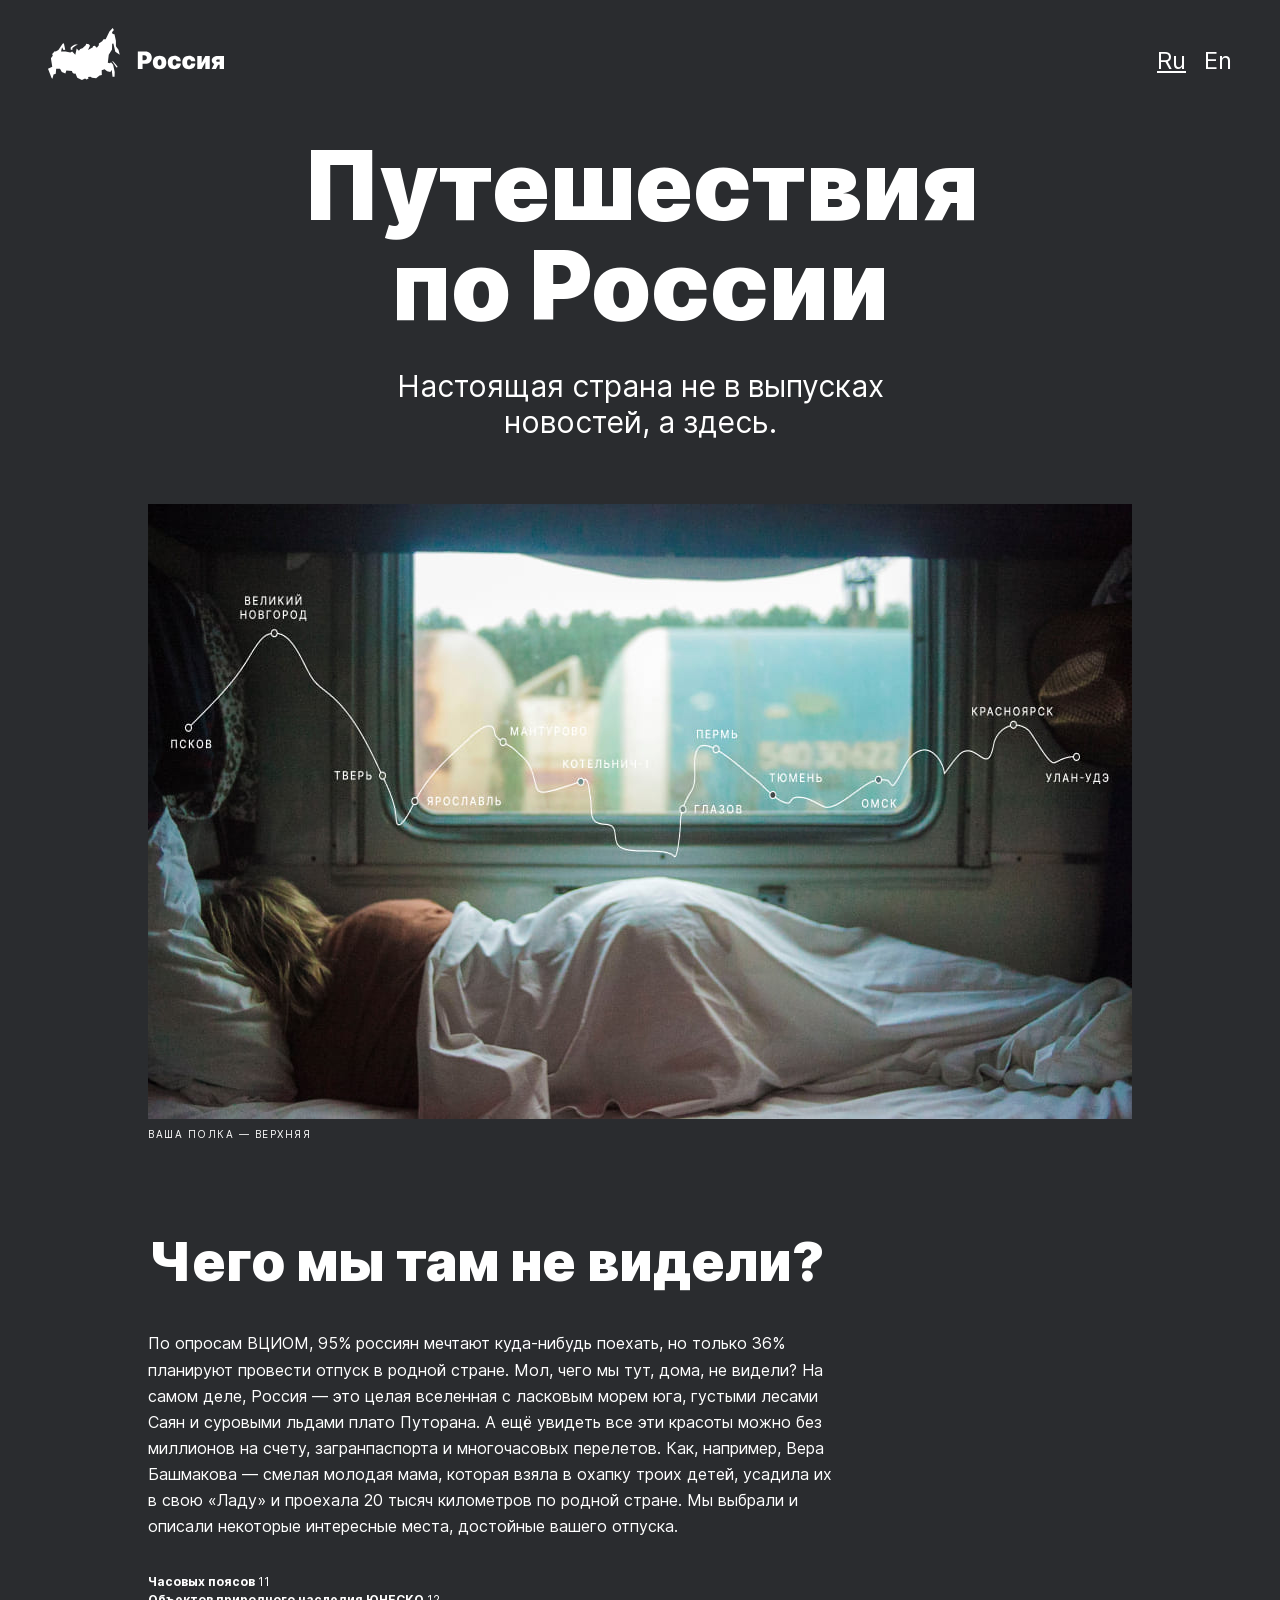
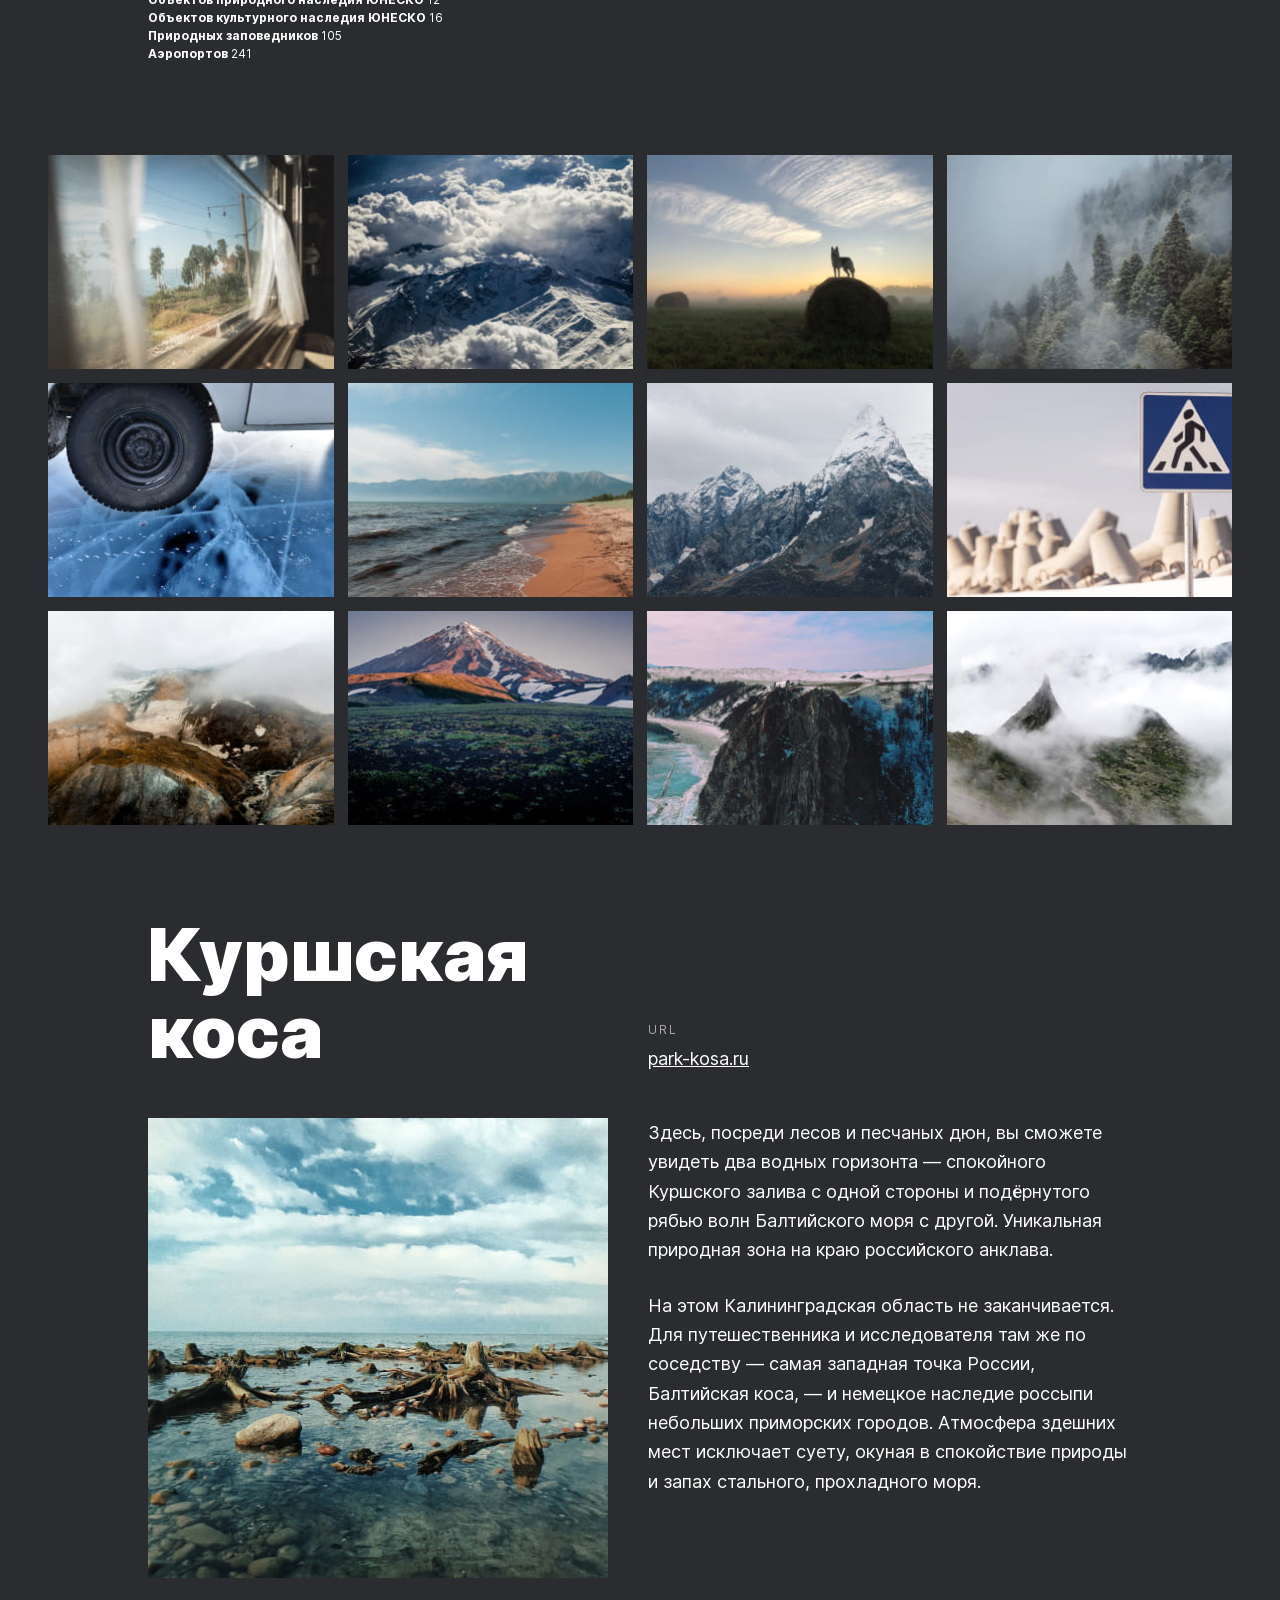
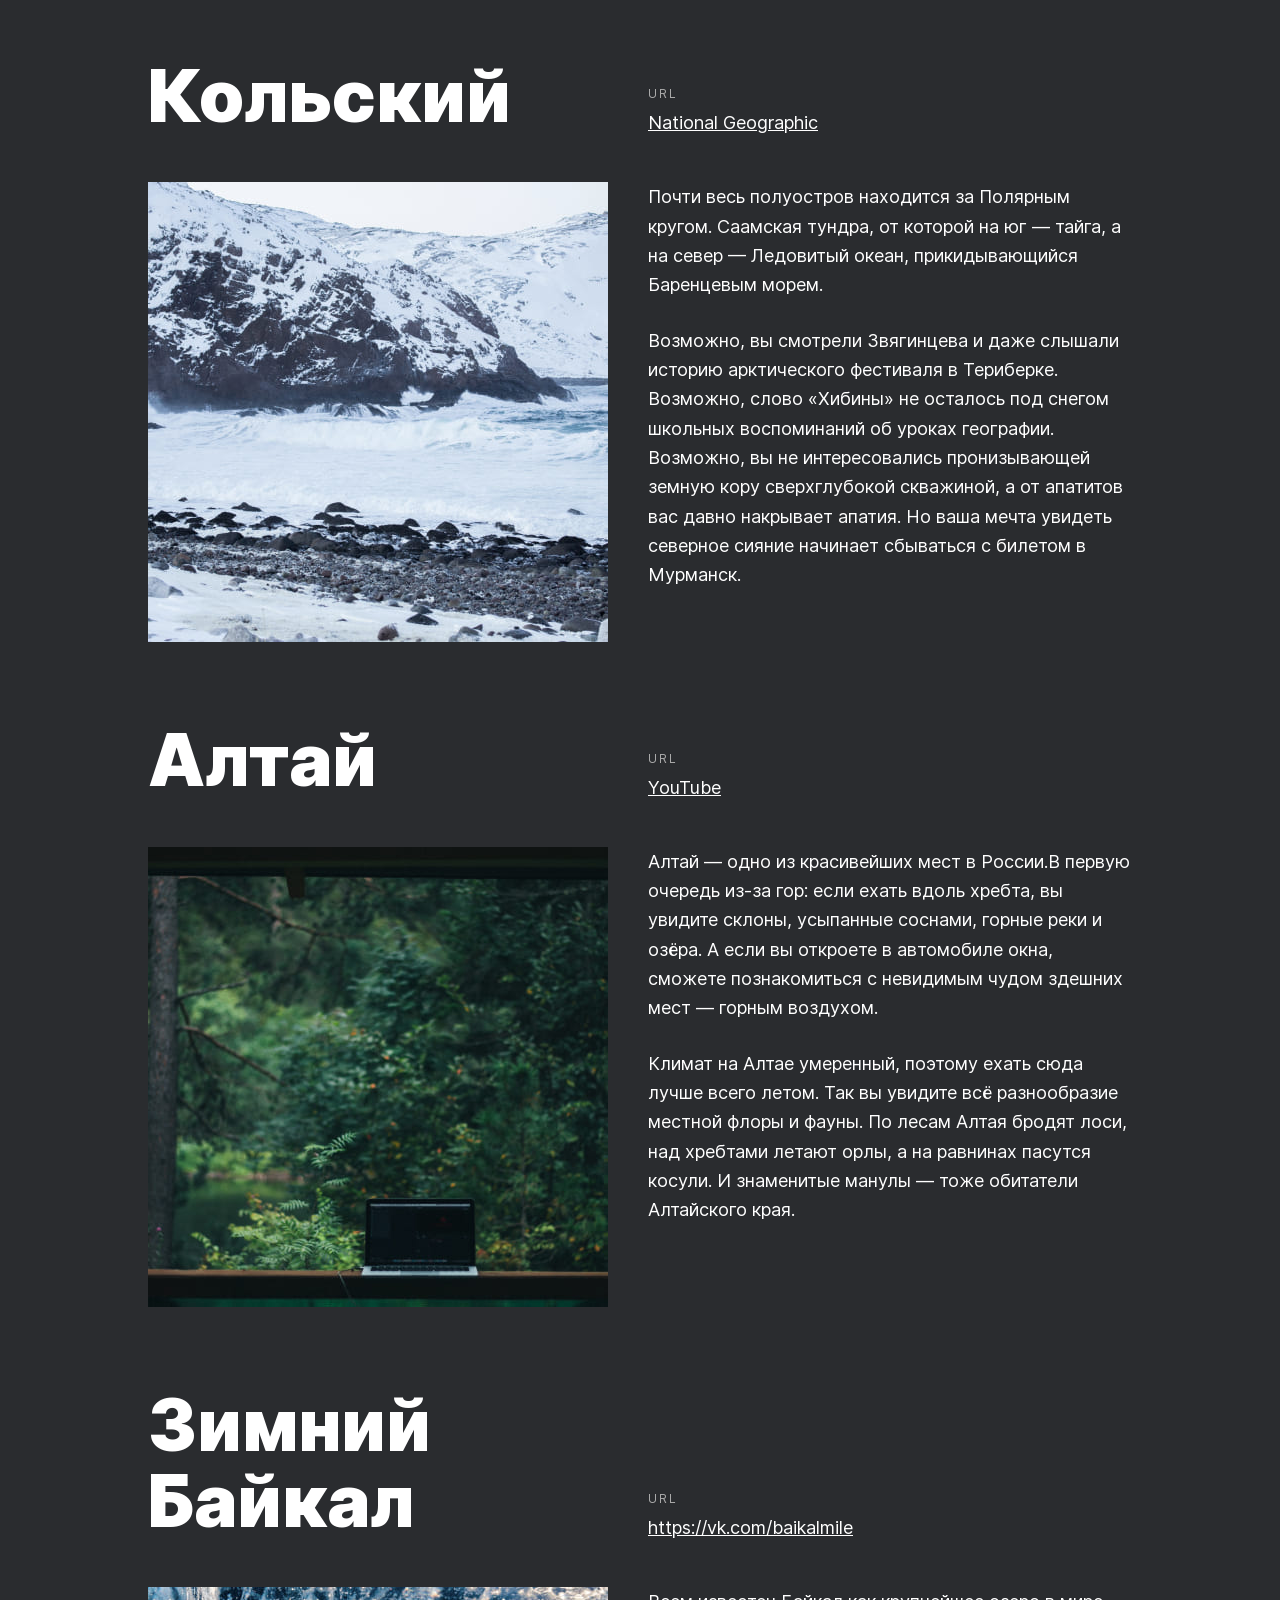
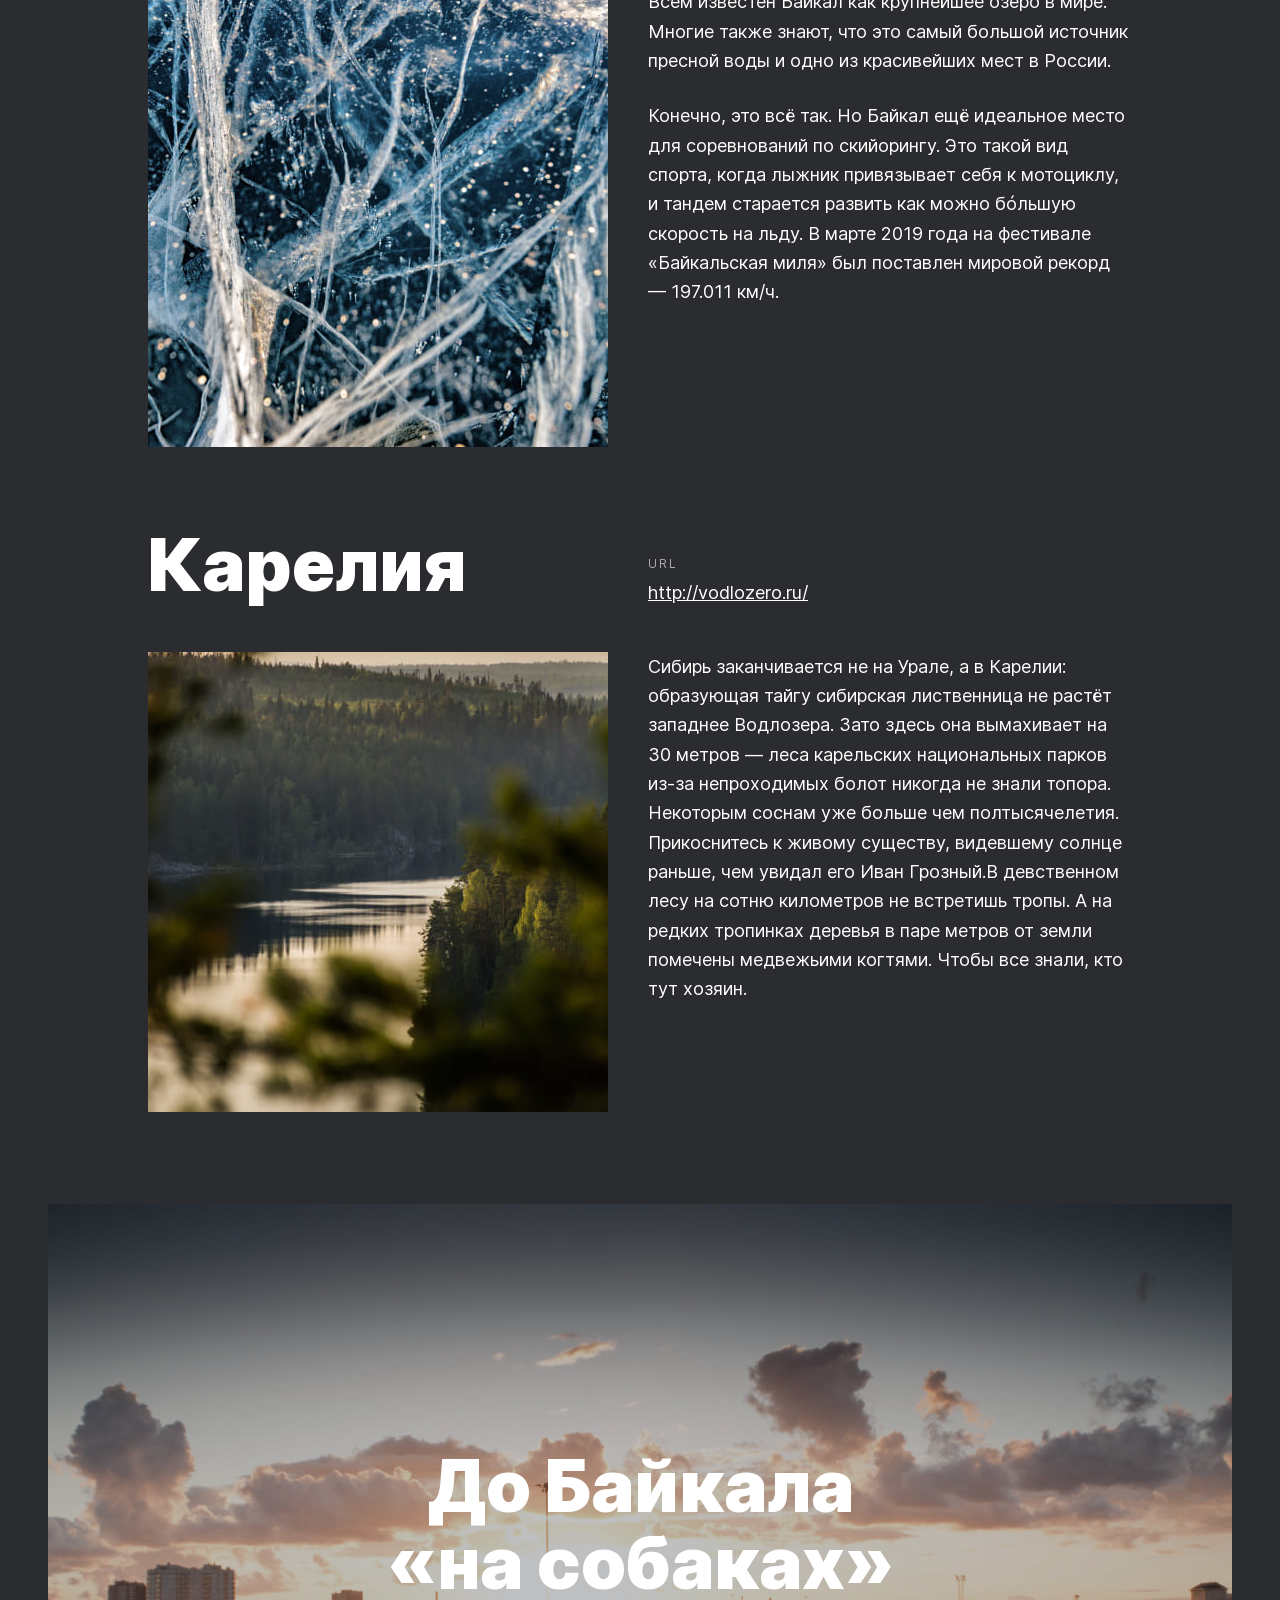
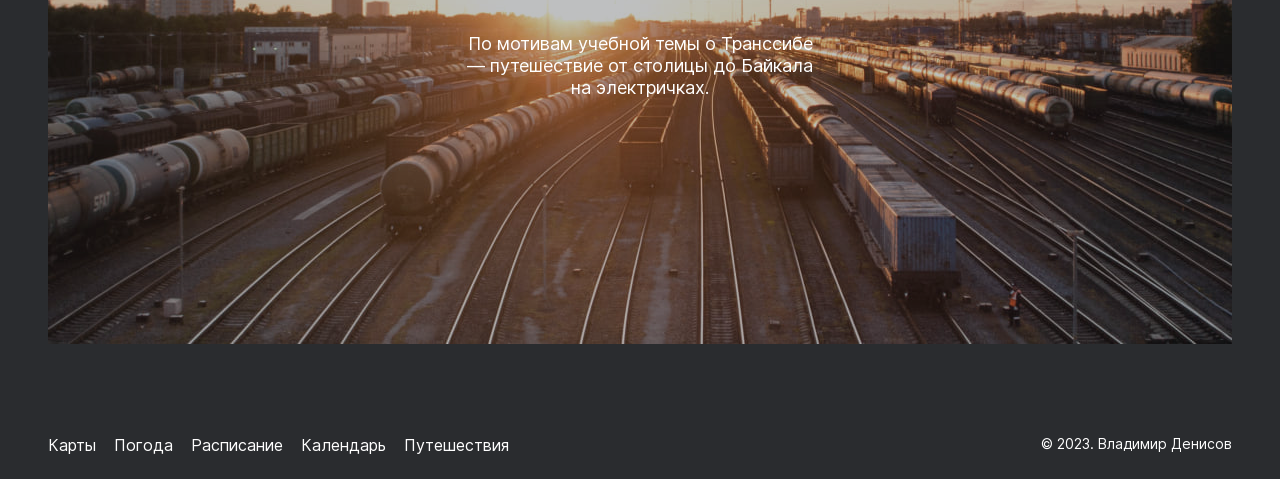
<file: index.html>
<!DOCTYPE html>
<html lang="ru">
<head>
    <meta charset="UTF-8">
    <meta http-equiv="X-UA-Compatible" content="IE=edge">
    <meta name="viewport" content="width=device-width, initial-scale=1.0">
    <link rel="stylesheet" href="./pages/index.css">
    <title>Путешествие по России</title>
</head>
<body>
  <div class="page">
    <header class="header">
      <img src="./images/__logo.svg" alt="Логотип Россия" class="header__logo">
      <ul class="header__links">
        <li><a href="#" class="header__lang-link header__lang-link_active">Ru</a></li>
        <li><a href="#" class="header__lang-link">En</a></li>
      </ul>
    </header>
    <main class="content">
    <section class="lead">
      <h1 class="lead__title">Путешествия по&nbsp;России</h1>
      <h2 class="lead__subtitle">Настоящая страна не в выпусках новостей, а здесь.</h2>
      <img src="./images/__image_lead.jpg" alt="Мини-карта транс-сиба" class="lead__image">
        <p class="lead__caption">ваша полка — верхняя</p>
    </section>
    <section class="intro">
      <h2 class="intro__title">Чего мы там не видели?</h2>
      <p class="intro__text">По опросам ВЦИОМ, 95% россиян мечтают куда-нибудь поехать, но только 36% планируют провести отпуск в родной стране. Мол, чего мы тут, дома, не видели? На самом деле, Россия — это целая вселенная с ласковым морем юга, густыми лесами Саян и суровыми льдами плато Путорана. А ещё увидеть все эти красоты можно без миллионов на счету, загранпаспорта и многочасовых перелетов. Как, например, Вера Башмакова — смелая молодая мама, которая взяла в охапку троих детей, усадила их в свою «Ладу» и проехала 20 тысяч километров по родной стране. Мы выбрали и описали некоторые интересные места, достойные вашего отпуска.</p>
      <ul class="intro__lists">
        <li class="intro__list"><span class="intro__label">Часовых поясов</span> 11</li>
        <li class="intro__list"><span class="intro__label">Объектов природного наследия ЮНЕСКО</span> 12</li>
        <li class="intro__list"><span class="intro__label">Объектов культурного наследия ЮНЕСКО</span> 16</li>
        <li class="intro__list"><span class="intro__label">Природных заповедников</span> 105</li>
        <li class="intro__list"><span class="intro__label">Аэропортов</span> 241</li>
      </ul>
    </section>
    <section class="photo-grid">
      <img src="./images/__item_window.jpg" alt="фото окна поезда" class="photo-grid__item">
      <img src="./images/__item_mountain.jpg" alt="фото Эвереста" class="photo-grid__item">
      <img src="./images/__item_wolf.jpg" alt="фото собака на сене" class="photo-grid__item">
      <img src="./images/__item_forest.jpg" alt="фото лес в тумане" class="photo-grid__item">
      <img src="./images/__item_wheel.jpg" alt="фото колесо на льду" class="photo-grid__item">
      <img src="./images/__item_beach.jpg" alt="фото Баргузинский залив" class="photo-grid__item">
      <img src="./images/__item_mountains.jpg" alt="фото Эльбруса" class="photo-grid__item">
      <img src="./images/__item_a-pedestrian.jpg" alt="фото знак пешеходный переход" class="photo-grid__item">
      <img src="./images/__item_fog.jpg" alt="фото Кедлингарфьёдль" class="photo-grid__item">
      <img src="./images/__item_sopka.jpg" alt="фото Камчатки" class="photo-grid__item">
      <img src="./images/__item_rocks.jpg" alt="фото скалы на Байкале" class="photo-grid__item">
      <img src="./images/__item_fog2.jpg" alt="фото парк Ергаки" class="photo-grid__item">
    </section>
    <section class="places">
      <div class="place">
        <h2 class="place__title">Куршская коса</h2>
        <img src="./images/__image.jpg" alt="Куршская коса" class="place__image">
        <div class="place__website">
          <p class="place__url-heading">url</p>
          <a href="http://park-kosa.ru" class="place__link">park-kosa.ru</a>
        </div>
        <div class="place__paragraphs">
          <p class="place__paragraph">Здесь, посреди лесов и песчаных дюн, вы сможете увидеть два водных горизонта — спокойного Куршского залива с одной стороны и подёрнутого рябью волн Балтийского моря с другой. Уникальная природная зона на краю российского анклава.</p>
          <p class="place__paragraph">На этом Калининградская область не заканчивается. Для путешественника и исследователя там же по соседству — самая западная точка России, Балтийская коса, — и немецкое наследие россыпи небольших приморских городов. Атмосфера здешних мест исключает суету, окуная в спокойствие природы и запах стального, прохладного моря.</p>
        </div>
      </div>
      <div class="place">
        <h2 class="place__title">Кольский</h2>
        <img src="./images/__image_kolski.jpg" alt="Кольский" class="place__image">
        <div class="place__website">
          <p class="place__url-heading">url</p>
          <a href="https://yourshot.nationalgeographic.com/photos/?keywords=kolskiy" class="place__link">National Geographic</a>
        </div>
        <div class="place__paragraphs">
          <p class="place__paragraph">Почти весь полуостров находится за Полярным кругом. Саамская тундра, от которой на юг — 
            тайга, а на север — Ледовитый океан, прикидывающийся Баренцевым морем.</p>
          <p class="place__paragraph">Возможно, вы смотрели Звягинцева и даже слышали историю арктического фестиваля в Териберке. Возможно, слово «Хибины» не осталось под снегом школьных воспоминаний об уроках географии. Возможно, вы не интересовались пронизывающей земную кору сверхглубокой скважиной, а от апатитов вас давно накрывает апатия. Но ваша мечта увидеть северное сияние начинает сбываться с билетом в Мурманск.</p>
        </div>
      </div>
      <div class="place">
        <h2 class="place__title">Алтай</h2>
        <img src="./images/__image_altay.jpg" alt="Алтай" class="place__image">
        <div class="place__website">
          <p class="place__url-heading">url</p>
          <a href="https://www.youtube.com/watch?v=7ZEsoV7kWAQ" class="place__link">YouTube</a>
        </div>
        <div class="place__paragraphs">
          <p class="place__paragraph">Алтай — одно из красивейших мест в России.В первую очередь из-за гор: если ехать вдоль хребта, вы увидите склоны, усыпанные соснами, горные реки и озёра. А если вы откроете в автомобиле окна, сможете познакомиться с невидимым чудом здешних мест — горным воздухом.</p>
          <p class="place__paragraph">Климат на Алтае умеренный, поэтому ехать сюда лучше всего летом. Так вы увидите всё разнообразие местной флоры и фауны. По лесам Алтая бродят лоси, над хребтами летают орлы, а на равнинах пасутся косули. И знаменитые манулы — тоже обитатели Алтайского края.</p>
        </div>
      </div>
      <div class="place">
        <h2 class="place__title">Зимний Байкал</h2>
        <img src="./images/__image_baikal.jpg" alt="Зимний Байкал" class="place__image">
        <div class="place__website">
          <p class="place__url-heading">url</p>
          <a href="https://vk.com/baikalmile" class="place__link">https://vk.com/baikalmile</a>
        </div>
        <div class="place__paragraphs">
          <p class="place__paragraph">Всем известен Байкал как крупнейшее озеро в мире. Многие также знают, что это самый большой источник пресной воды и одно из красивейших мест в России.</p>
          <p class="place__paragraph">Конечно, это всё так. Но Байкал ещё идеальное место для соревнований по скийорингу. Это такой вид спорта, когда лыжник привязывает себя к мотоциклу, и тандем старается развить как можно бóльшую скорость на льду. В марте 2019 года на фестивале «Байкальская миля» был поставлен мировой рекорд — 197.011 км/ч.</p>
        </div>
      </div>
      <div class="place">
        <h2 class="place__title">Карелия</h2>
        <img src="./images/__image_karelia.jpg" alt="Карелия" class="place__image">
        <div class="place__website">
          <p class="place__url-heading">url</p>
          <a href="http://vodlozero.ru" class="place__link">http://vodlozero.ru/</a>
        </div>
        <div class="place__paragraphs">
          <p class="place__paragraph">Сибирь заканчивается не на Урале, а в Карелии: образующая тайгу сибирская лиственница не растёт западнее Водлозера. Зато здесь она вымахивает на 30 метров — леса карельских национальных парков из-за непроходимых болот никогда не знали топора. Некоторым соснам уже больше чем полтысячелетия. Прикоснитесь к живому существу, видевшему солнце раньше, чем увидал его Иван Грозный.В девственном лесу на сотню километров не встретишь тропы. А на редких тропинках деревья в паре метров от земли помечены медвежьими когтями. Чтобы все знали, кто тут хозяин.</p>
        </div>
      </div>
    </section>
    <section class="cover">
      <a href="https://stampsy.com/na-elektrichkakh-do-baikala" class="cover__background" target="_blank">
      <h2 class="cover__title">До Байкала &laquo;на&nbsp;собаках&raquo;</h2>
      <h3 class="cover__subtitle">По мотивам учебной темы о Транссибе — путешествие от столицы до Байкала на электричках.</h3>
      </a>
    </section>
    </main>
    <footer class="footer">
      <nav class="footer__list">
        <ul class="footer__links">
          <li><a href="https://yandex.ru/maps" class="footer__link">Карты</a></li>
          <li><a href="https://yandex.ru/pogoda" class="footer__link">Погода</a></li>
          <li><a href="https://rasp.yandex.ru" class="footer__link">Расписание</a></li>
          <li><a href="https://calendar.yandex.ru" class="footer__link">Календарь</a></li>
          <li><a href="https://travel.yandex.ru" class="footer__link">Путешествия</a></li>
          </ul>
      </nav>
      <p class="footer__copyright">&copy; 2023. Владимир Денисов</p>
    </footer>
  </div>
</body>
</html>
</file>
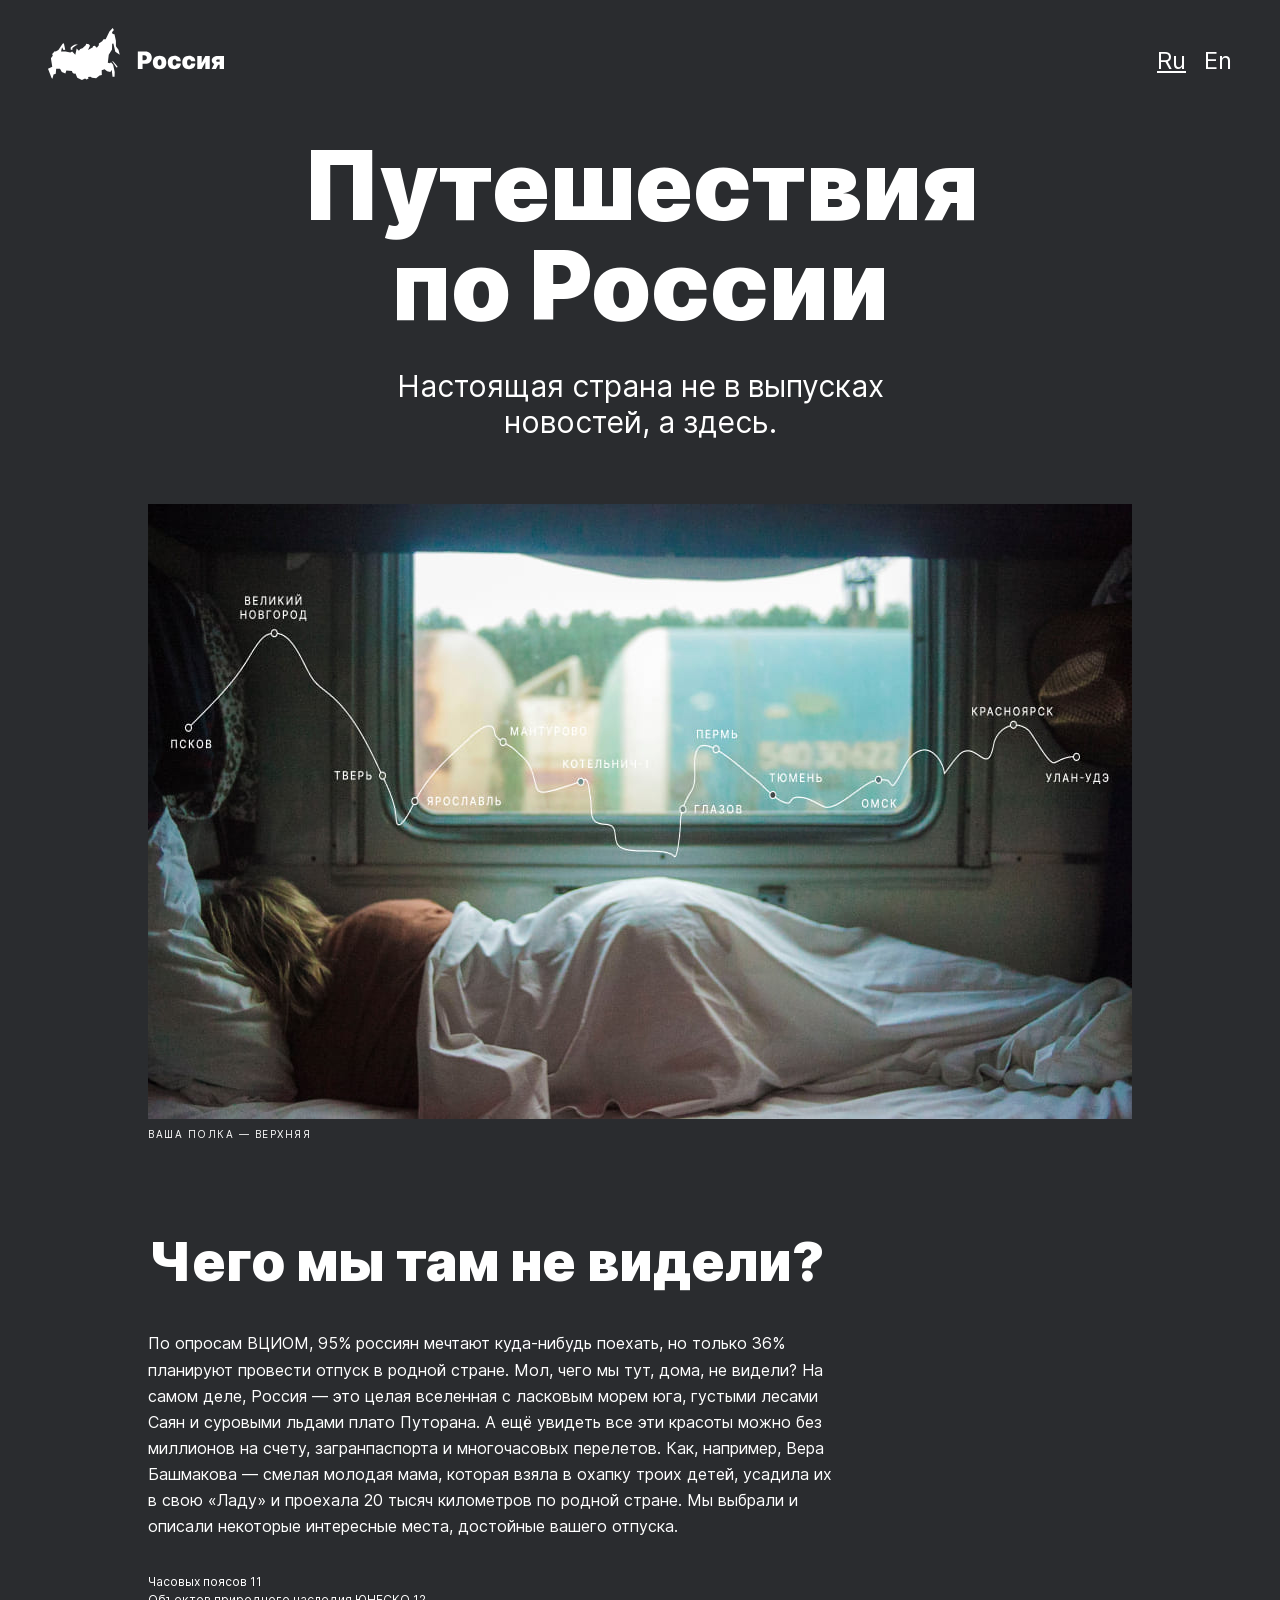
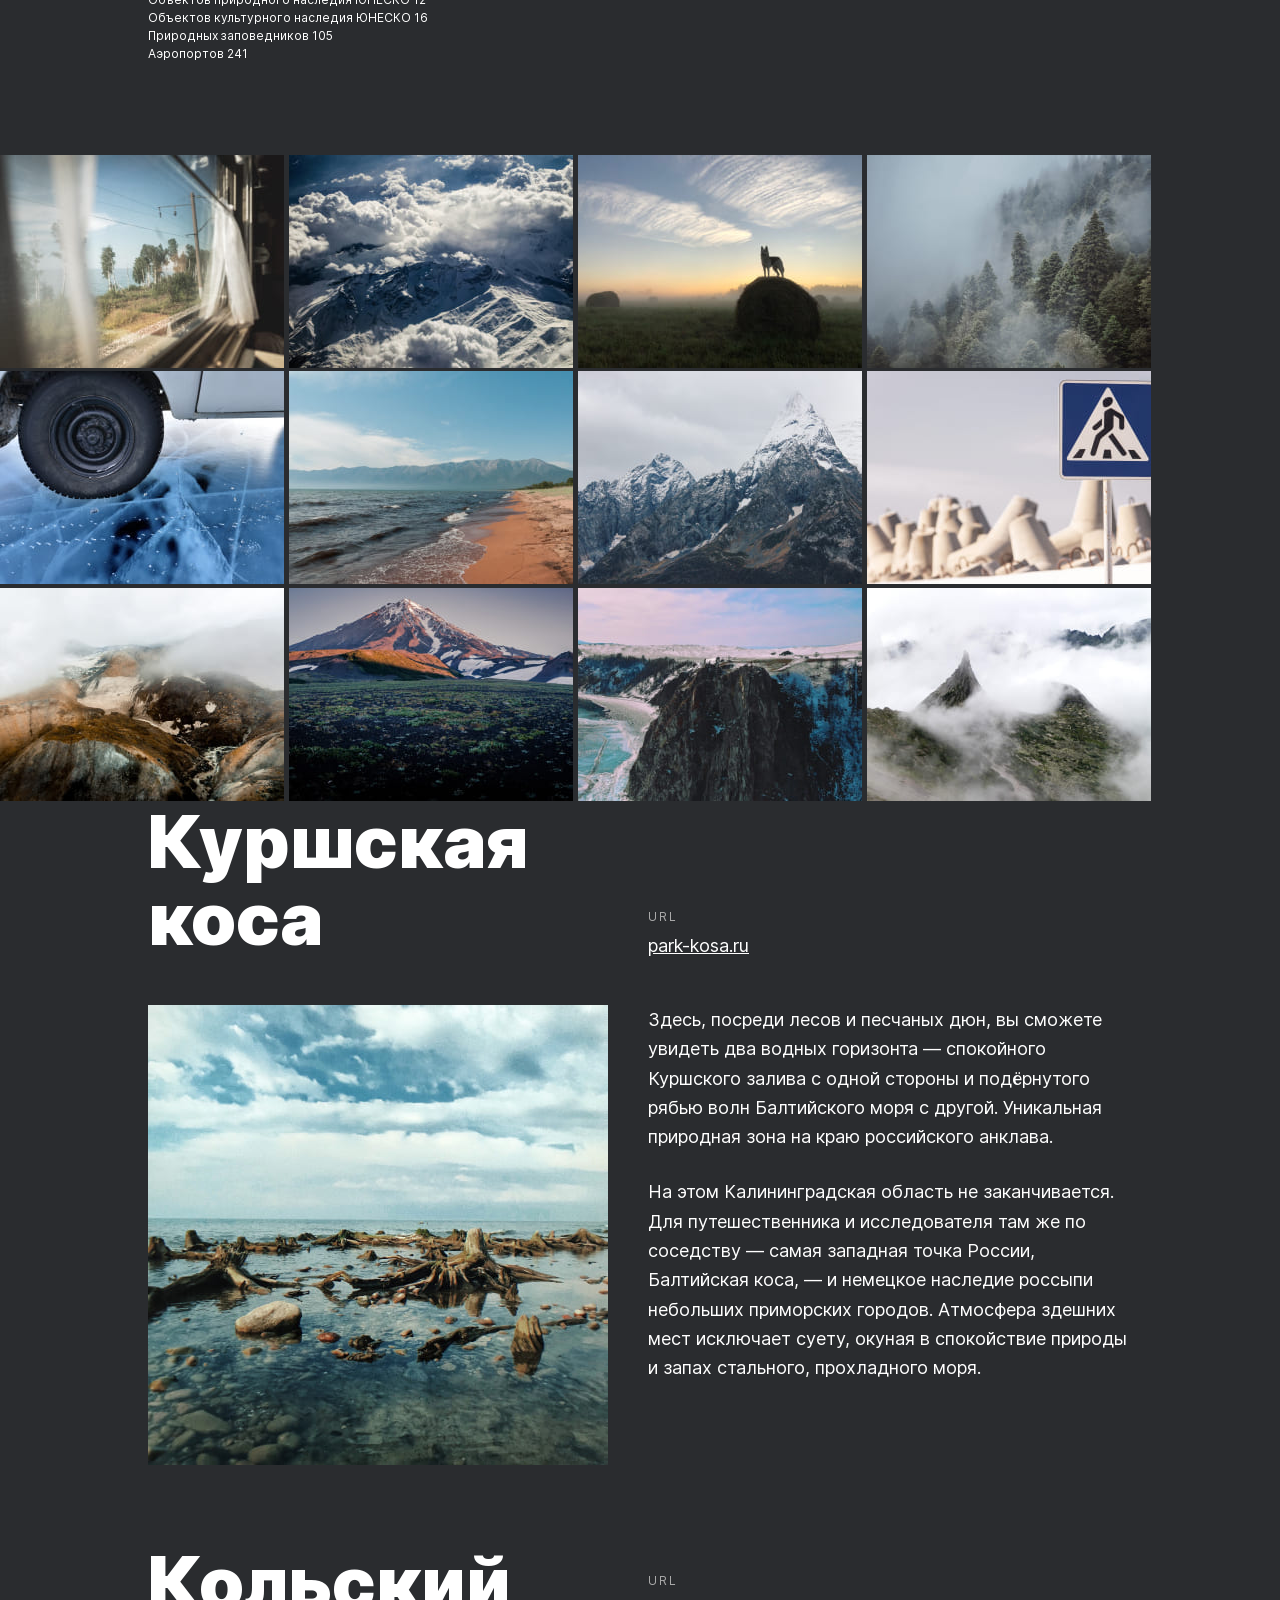
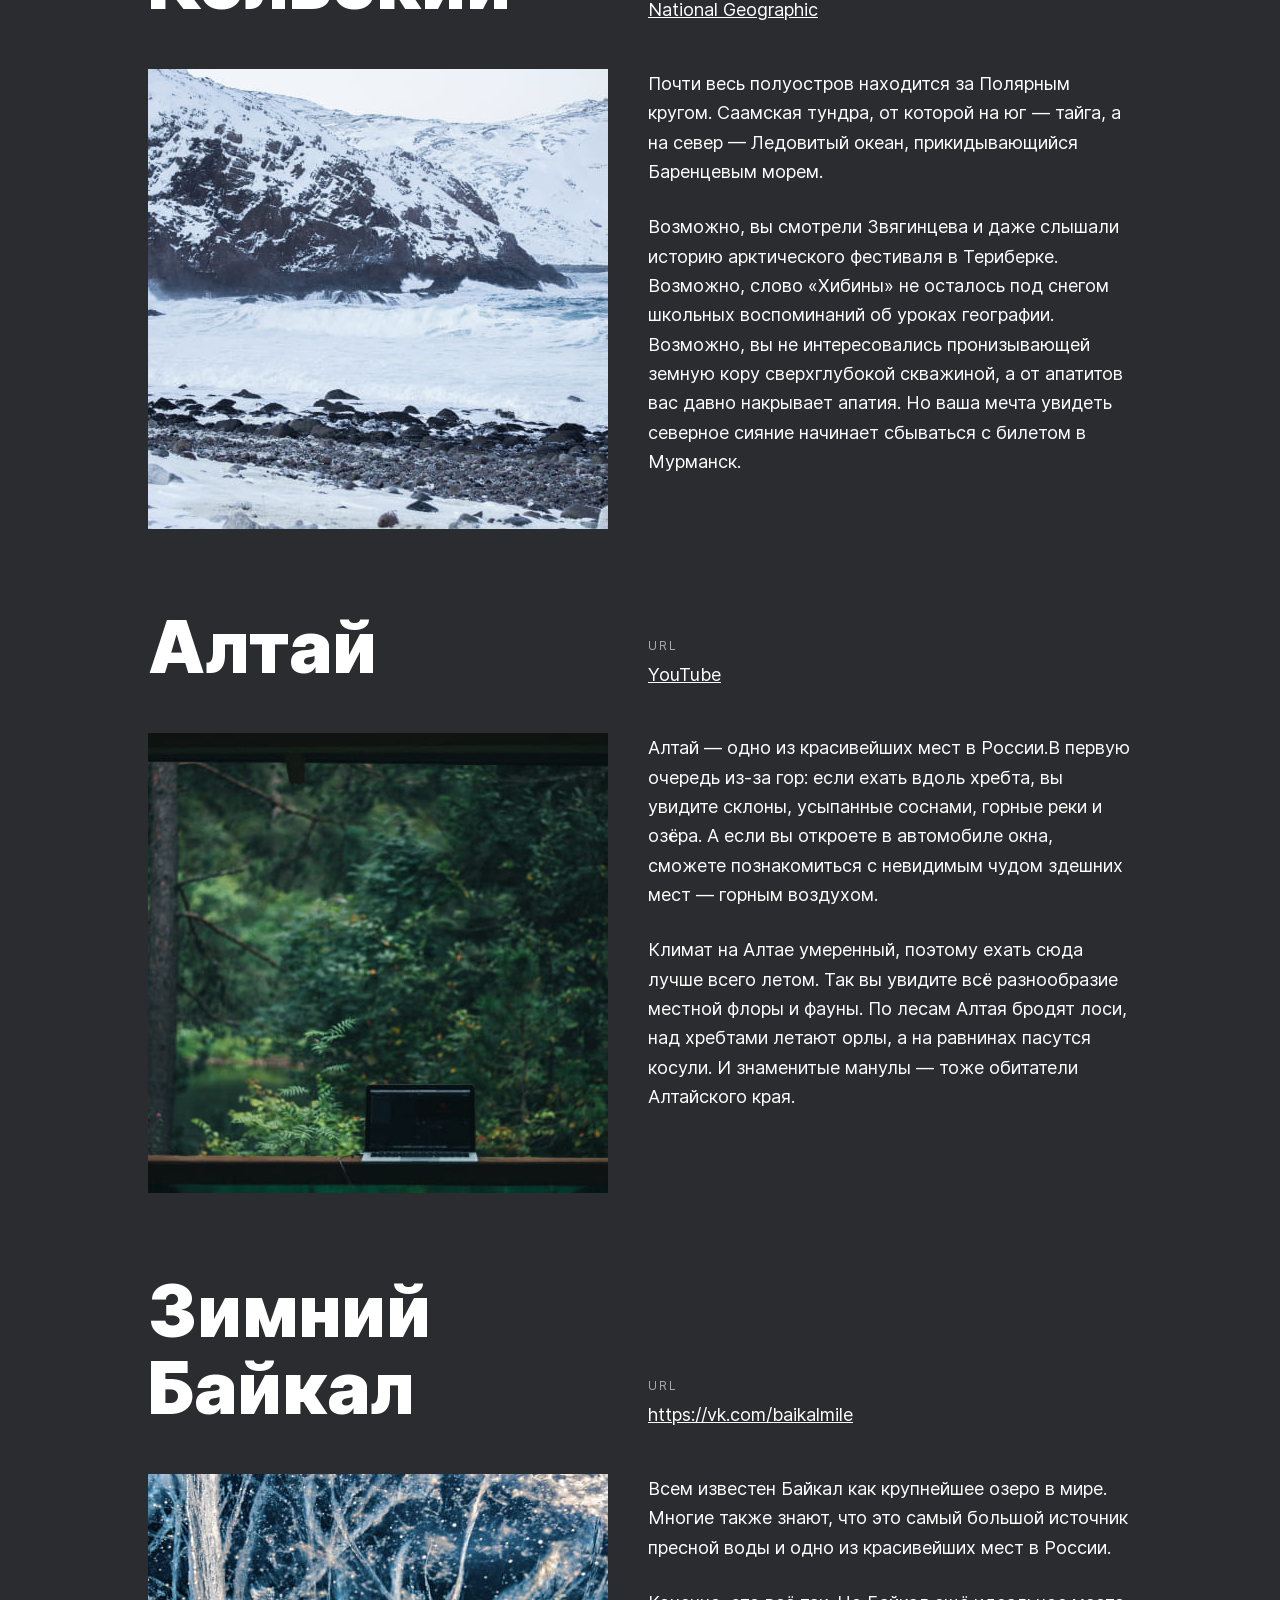
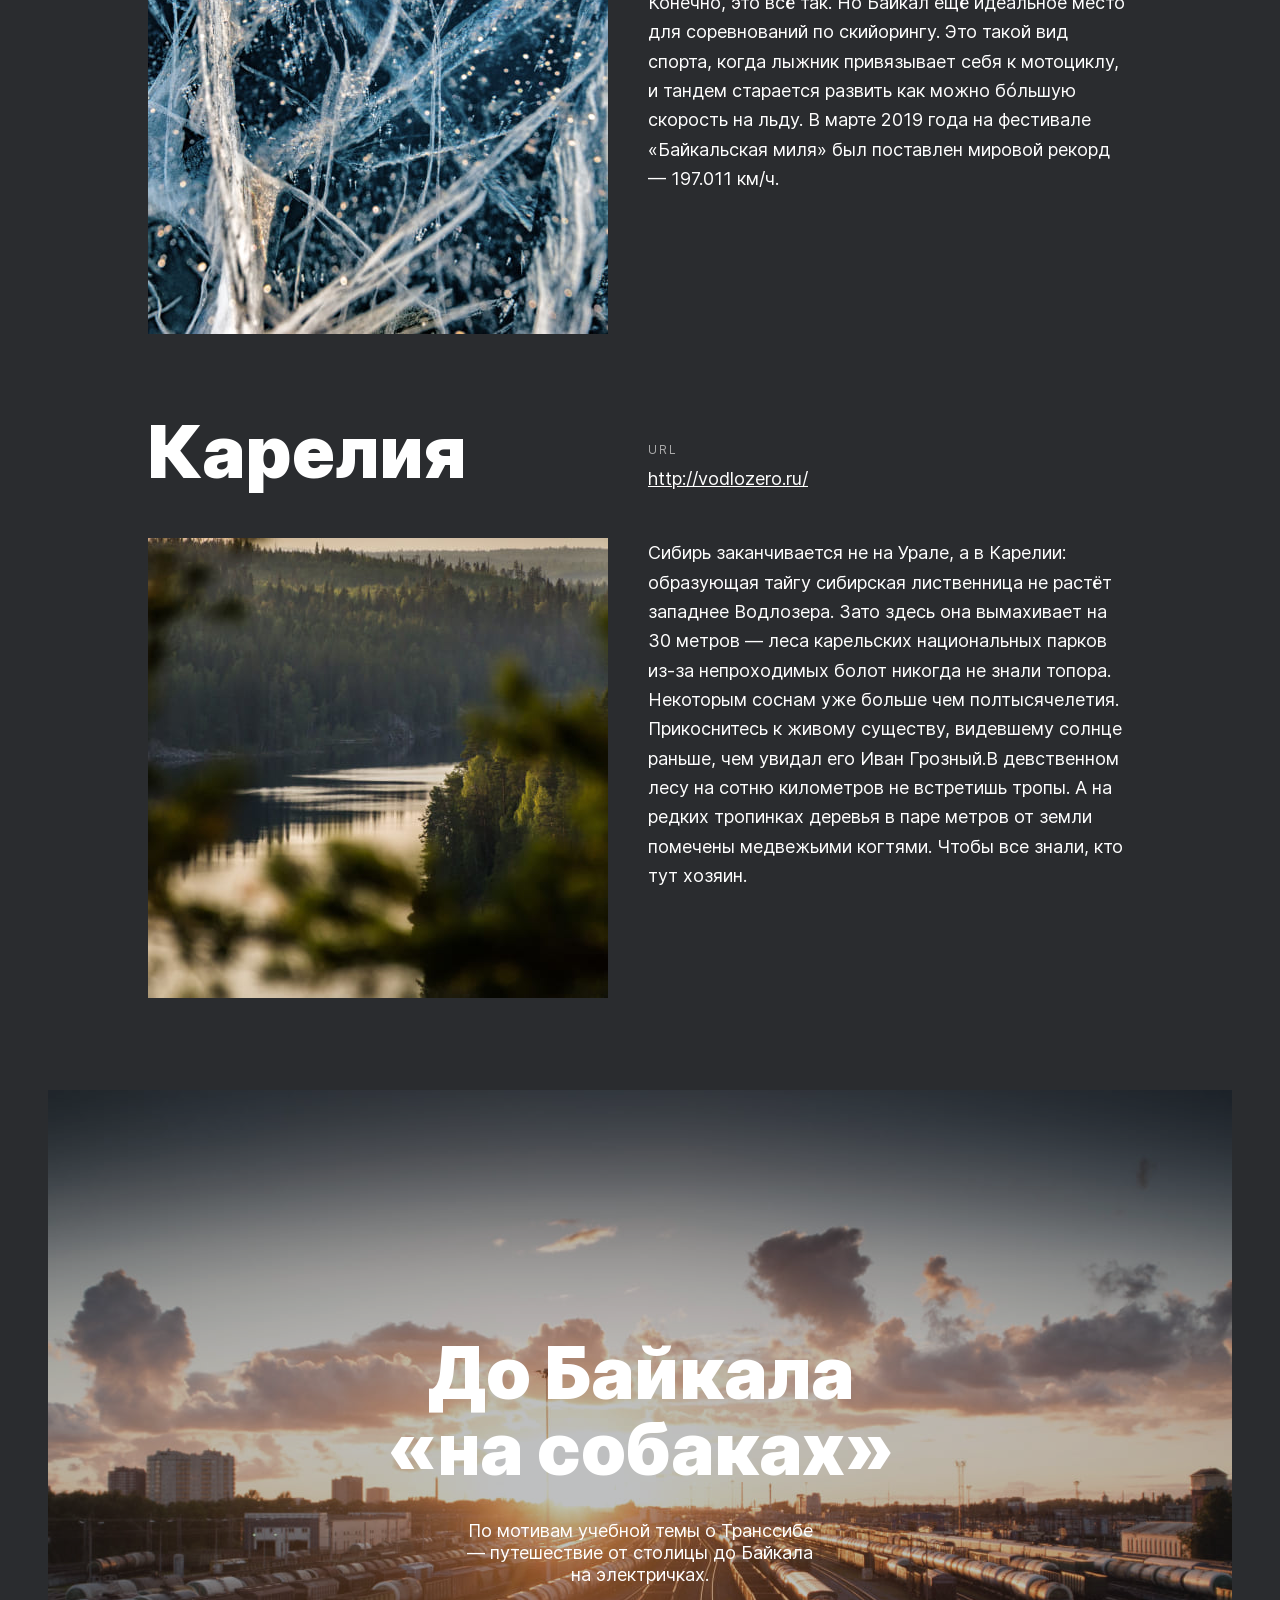
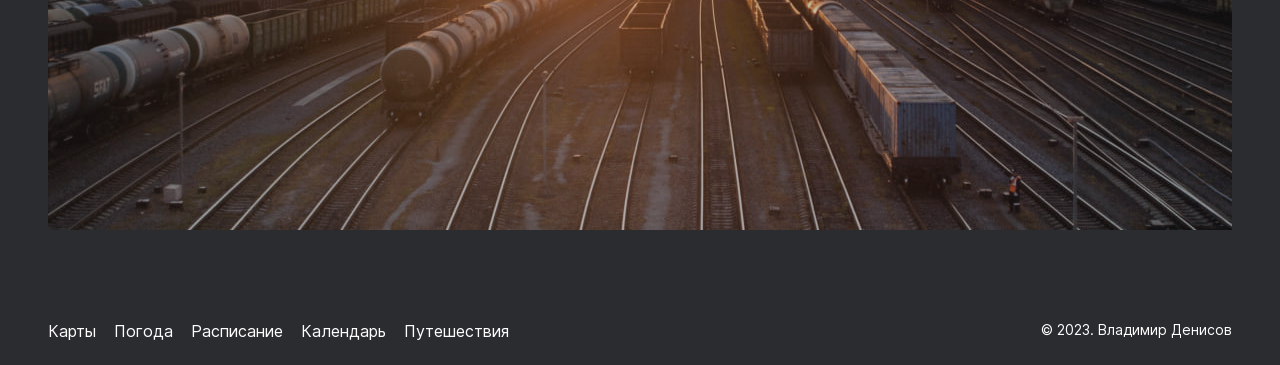
<file: idex.html>
<!DOCTYPE html>
<html lang="ru">
<head>
    <meta charset="UTF-8">
    <meta http-equiv="X-UA-Compatible" content="IE=edge">
    <meta name="viewport" content="width=device-width, initial-scale=1.0">
    <link rel="stylesheet" href="./pages/index.css">
    <title>Путешествие по России</title>
</head>
<body>
  <div class="page">
    <header class="header">
      <img src="./images/__logo.svg" alt="Логотип Россия" class="header__logo">
      <ul class="header__links">
        <li><a href="#" class="header__lang-link header__lang-link_active">Ru</a></li>
        <li><a href="#" class="header__lang-link">En</a></li>
      </ul>
    </header>
    <section class="lead">
      <h1 class="lead__title">Путешествия по России</h1>
      <h2 class="lead__subtitle">Настоящая страна не в выпусках новостей, а здесь.</h2>
      <img src="./images/__image_lead.jpg" alt="Мини-карта транс-сиба" class="lead__image">
      <div class="lead__captions">
        <p class="lead__caption">ваша полка — верхняя</p>
      </div>
    </section>
    <section class="intro">
      <h2 class="intro__title">Чего мы там не видели?</h2>
      <p class="intro__text">По опросам ВЦИОМ, 95% россиян мечтают куда-нибудь поехать, но только 36% планируют провести отпуск в родной стране. Мол, чего мы тут, дома, не видели? На самом деле, Россия — это целая вселенная с ласковым морем юга, густыми лесами Саян и суровыми льдами плато Путорана. А ещё увидеть все эти красоты можно без миллионов на счету, загранпаспорта и многочасовых перелетов. Как, например, Вера Башмакова — смелая молодая мама, которая взяла в охапку троих детей, усадила их в свою «Ладу» и проехала 20 тысяч километров по родной стране. Мы выбрали и описали некоторые интересные места, достойные вашего отпуска.</p>
      <ul class="intro__lists">
        <li><p class="intro__list">Часовых поясов 11</p></li>
        <li><p class="intro__list">Объектов природного наследия ЮНЕСКО 12</p></li>
        <li><p class="intro__list">Объектов культурного наследия ЮНЕСКО 16</p></li>
        <li><p class="intro__list">Природных заповедников 105</p></li>
        <li><p class="intro__list">Аэропортов 241</p></li>
      </ul>
    </section>
    <section class="foto-grid">
      <img src="./images/__item_window.jpg" alt="" class="foto-grid__item">
      <img src="./images/__item_mountain.jpg" alt="" class="foto-grid__item">
      <img src="./images/__item_wolf.jpg" alt="" class="foto-grid__item">
      <img src="./images/__item_forest.jpg" alt="" class="foto-grid__item">
      <img src="./images/__item_wheel.jpg" alt="" class="foto-grid__item">
      <img src="./images/__item_beach.jpg" alt="" class="foto-grid__item">
      <img src="./images/__item_mountains.jpg" alt="" class="foto-grid__item">
      <img src="./images/__item_a-pedestrian.jpg" alt="" class="foto-grid__item">
      <img src="./images/__item_fog.jpg" alt="" class="foto-grid__item">
      <img src="./images/__item_sopka.jpg" alt="" class="foto-grid__item">
      <img src="./images/__item_rocks.jpg" alt="" class="foto-grid__item">
      <img src="./images/__item_fog2.jpg" alt="" class="foto-grid__item">
    </section>
    <section class="places">
      <div class="place">
        <h2 class="place__title">Куршская коса</h2>
        <img src="./images/__image.jpg" alt="" class="place__image">
        <div class="place__website">
          <p class="place__url-heading">URL</p>
          <a href="http://park-kosa.ru" class="place__link">park-kosa.ru</a>
        </div>
        <div class="place__paragraphs">
          <p class="place__paragraph">Здесь, посреди лесов и песчаных дюн, вы сможете увидеть два водных горизонта — спокойного Куршского залива с одной стороны и подёрнутого рябью волн Балтийского моря с другой. Уникальная природная зона на краю российского анклава.</p>
          <p class="place__paragraph">На этом Калининградская область не заканчивается. Для путешественника и исследователя там же по соседству — самая западная точка России, Балтийская коса, — и немецкое наследие россыпи небольших приморских городов. Атмосфера здешних мест исключает суету, окуная в спокойствие природы и запах стального, прохладного моря.</p>
        </div>
      </div>
      <div class="place">
        <h2 class="place__title">Кольский</h2>
        <img src="./images/__image_kolski.jpg" alt="" class="place__image">
        <div class="place__website">
          <p class="place__url-heading">URL</p>
          <a href="https://yourshot.nationalgeographic.com/photos/?keywords=kolskiy" class="place__link">National Geographic</a>
        </div>
        <div class="place__paragraphs">
          <p class="place__paragraph">Почти весь полуостров находится за Полярным кругом. Саамская тундра, от которой на юг — 
            тайга, а на север — Ледовитый океан, прикидывающийся Баренцевым морем.</p>
          <p class="place__paragraph">Возможно, вы смотрели Звягинцева и даже слышали историю арктического фестиваля в Териберке. Возможно, слово «Хибины» не осталось под снегом школьных воспоминаний об уроках географии. Возможно, вы не интересовались пронизывающей земную кору сверхглубокой скважиной, а от апатитов вас давно накрывает апатия. Но ваша мечта увидеть северное сияние начинает сбываться с билетом в Мурманск.</p>
        </div>
      </div>
      <div class="place">
        <h2 class="place__title">Алтай</h2>
        <img src="./images/__image_altay.jpg" alt="" class="place__image">
        <div class="place__website">
          <p class="place__url-heading">URL</p>
          <a href="https://www.youtube.com/watch?v=7ZEsoV7kWAQ" class="place__link">YouTube</a>
        </div>
        <div class="place__paragraphs">
          <p class="place__paragraph">Алтай — одно из красивейших мест в России.В первую очередь из-за гор: если ехать вдоль хребта, вы увидите склоны, усыпанные соснами, горные реки и озёра. А если вы откроете в автомобиле окна, сможете познакомиться с невидимым чудом здешних мест — горным воздухом.</p>
          <p class="place__paragraph">Климат на Алтае умеренный, поэтому ехать сюда лучше всего летом. Так вы увидите всё разнообразие местной флоры и фауны. По лесам Алтая бродят лоси, над хребтами летают орлы, а на равнинах пасутся косули. И знаменитые манулы — тоже обитатели Алтайского края.</p>
        </div>
      </div>
      <div class="place">
        <h2 class="place__title">Зимний Байкал</h2>
        <img src="./images/__image_baikal.jpg" alt="" class="place__image">
        <div class="place__website">
          <p class="place__url-heading">URL</p>
          <a href="https://vk.com/baikalmile" class="place__link">https://vk.com/baikalmile</a>
        </div>
        <div class="place__paragraphs">
          <p class="place__paragraph">Всем известен Байкал как крупнейшее озеро в мире. Многие также знают, что это самый большой источник пресной воды и одно из красивейших мест в России.</p>
          <p class="place__paragraph">Конечно, это всё так. Но Байкал ещё идеальное место для соревнований по скийорингу. Это такой вид спорта, когда лыжник привязывает себя к мотоциклу, и тандем старается развить как можно бóльшую скорость на льду. В марте 2019 года на фестивале «Байкальская миля» был поставлен мировой рекорд — 197.011 км/ч.</p>
        </div>
      </div>
      <div class="place">
        <h2 class="place__title">Карелия</h2>
        <img src="./images/__image_karelia.jpg" alt="" class="place__image">
        <div class="place__website">
          <p class="place__url-heading">URL</p>
          <a href="http://vodlozero.ru" class="place__link">http://vodlozero.ru/</a>
        </div>
        <div class="place__paragraphs">
          <p class="place__paragraph">Сибирь заканчивается не на Урале, а в Карелии: образующая тайгу сибирская лиственница не растёт западнее Водлозера. Зато здесь она вымахивает на 30 метров — леса карельских национальных парков из-за непроходимых болот никогда не знали топора. Некоторым соснам уже больше чем полтысячелетия. Прикоснитесь к живому существу, видевшему солнце раньше, чем увидал его Иван Грозный.В девственном лесу на сотню километров не встретишь тропы. А на редких тропинках деревья в паре метров от земли помечены медвежьими когтями. Чтобы все знали, кто тут хозяин.</p>
        </div>
      </div>
    </section>
    <section class="cover">
      <a href="https://stampsy.com/na-elektrichkakh-do-baikala" class="cover__background">
      <h2 class="cover__title">До Байкала «на собаках»</h2>
      <h3 class="cover__subtitle">По мотивам учебной темы о Транссибе — путешествие от столицы до Байкала на электричках.</h3>
      <div class="cover__overlay"></div>
      </a>
    </section>
    <footer class="footer">
      <ul class="footer__links">
        <li><a href="https://yandex.ru/maps" class="footer__link">Карты</a></li>
        <li><a href="https://yandex.ru/pogoda" class="footer__link">Погода</a></li>
        <li><a href="https://rasp.yandex.ru" class="footer__link">Расписание</a></li>
        <li><a href="https://calendar.yandex.ru" class="footer__link">Календарь</a></li>
        <li><a href="https://travel.yandex.ru" class="footer__link">Путешествия</a></li>
      </ul>
      <div class="footer__copyright">&copy; 2023. Владимир Денисов</div>
    </footer>
  </div>
</body>
</html>
</file>
<file: pages/index.css>
@import url(../vendor/normalize.css);
@import url(../vendor/fonts/font.css);
@import url(../blocks/page/page.css);


@import url(../blocks/header/header.css);
@import url(../blocks/header/__logo/header__logo.css);
@import url(../blocks/header/__links/header__links.css);
@import url(../blocks/header/__lang-link/header__lang-link.css);
@import url(../blocks/header/__lang-link/_active/header__lang-link_active.css);


@import url(../blocks/lead/lead.css);
@import url(../blocks/lead/__title/lead__title.css);
@import url(../blocks/lead/__subtitle/lead__subtitle.css);
@import url(../blocks/lead/__caption/lead__caption.css);
@import url(../blocks/lead/__image/lead__image.css);


@import url(../blocks/intro/intro.css);
@import url(../blocks/intro/__title/intro__title.css);
@import url(../blocks/intro/__text/intro__text.css);
@import url(../blocks/intro/__lists/intro__lists.css);
@import url(../blocks/intro/__list/intro__list.css);
@import url(../blocks/intro/__label/intro__label.css);


@import url(../blocks/photo-grid/photo-grid.css);
@import url(../blocks/photo-grid/__item/photo-grid__item.css);


@import url(../blocks/places/places.css);


@import url(../blocks/place/place.css);
@import url(../blocks/place/__title/place__title.css);
@import url(../blocks/place/__image/place__image.css);
@import url(../blocks/place/__website/place__website.css);
@import url(../blocks/place/__url-heading/place__url-heading.css);
@import url(../blocks/place/__link/place__link.css);
@import url(../blocks/place/__paragraphs/place__paragraphs.css);
@import url(../blocks/place/__paragraph/place__paragraph.css);


@import url(../blocks/cover/cover.css);
@import url(../blocks/cover/__background/cover__background.css);
@import url(../blocks/cover/__title/cover__title.css);
@import url(../blocks/cover/__subtitle/cover__subtitle.css);


@import url(../blocks/footer/footer.css);
@import url(../blocks/footer/__links/footer__links.css);
@import url(../blocks/footer/__link/footer__link.css);
@import url(../blocks/footer/__copyright/footer__copyright.css);
</file>
